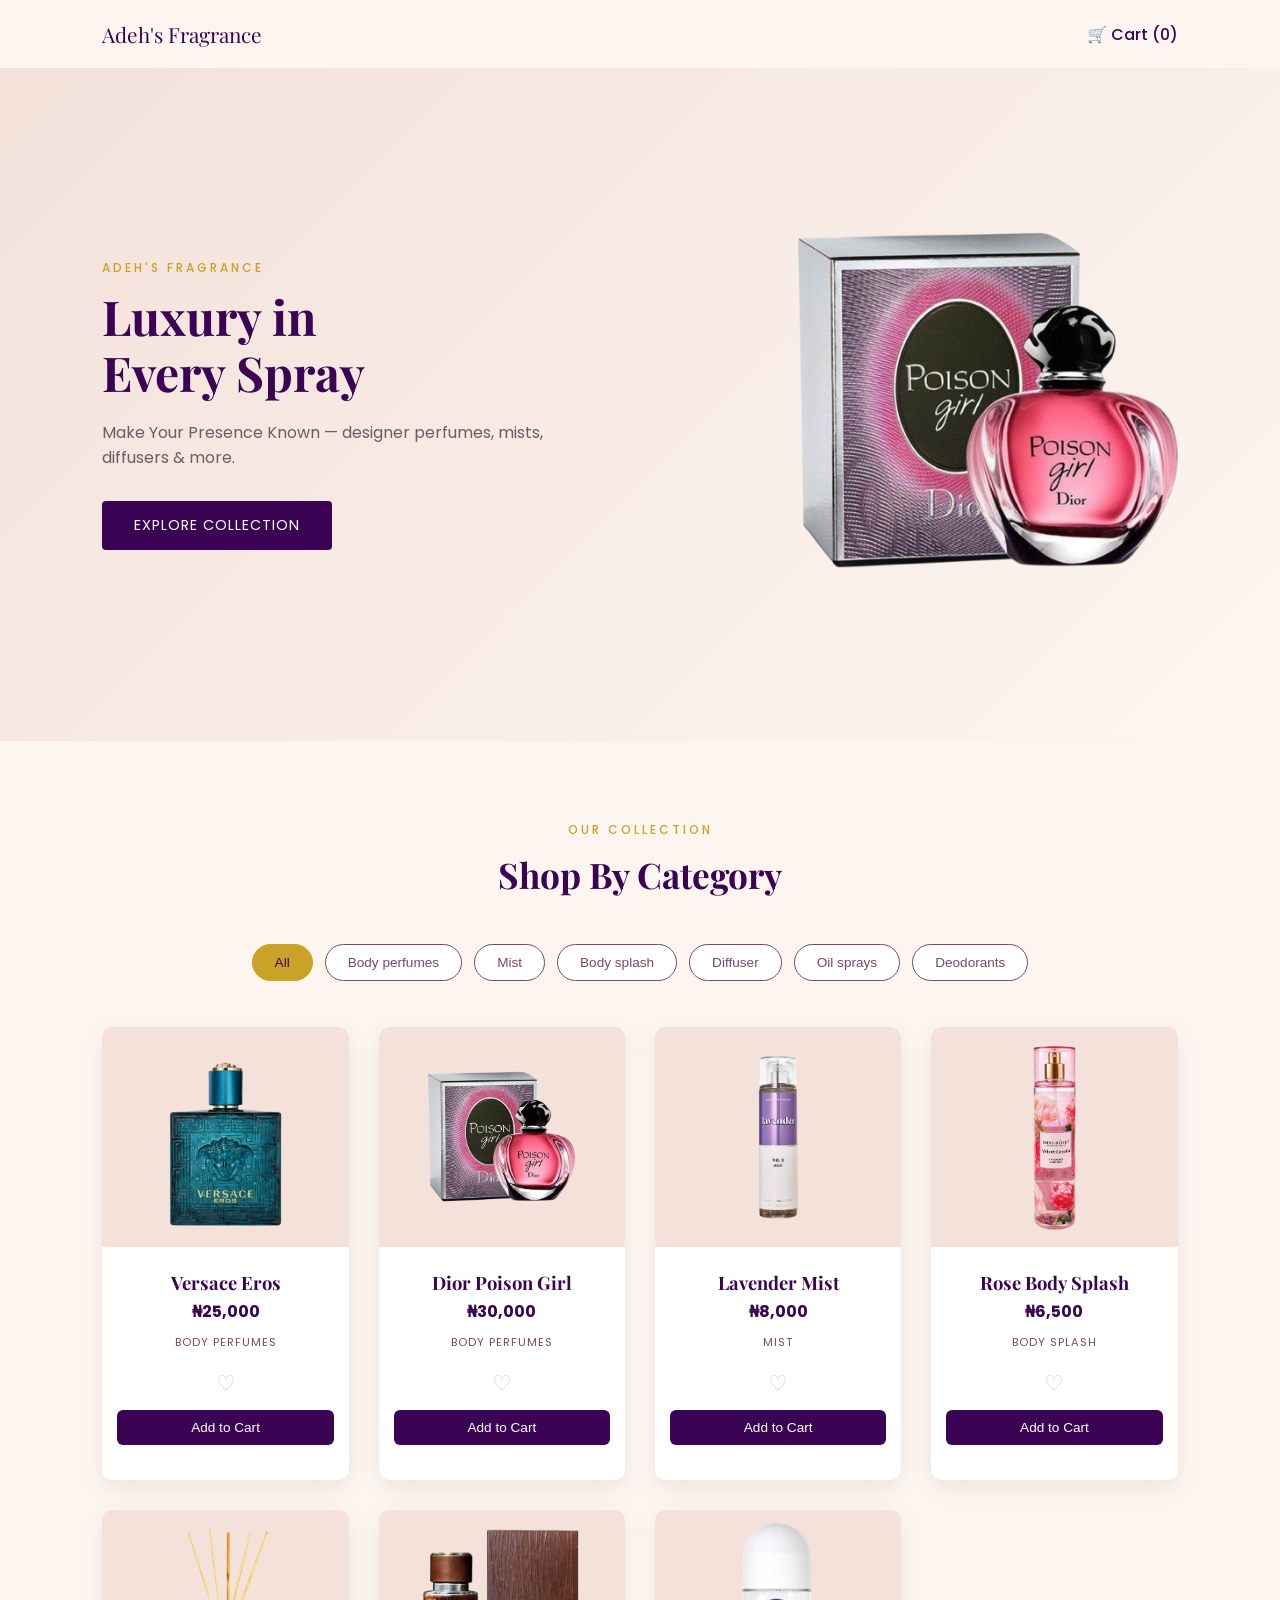
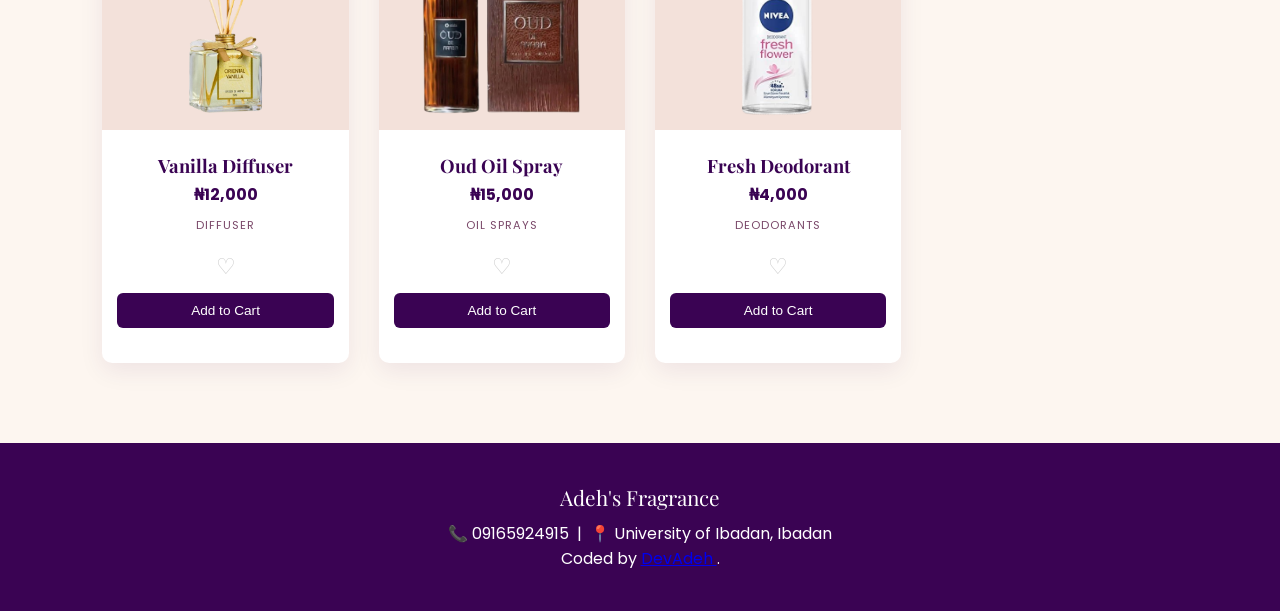
<file: index.html>
<!DOCTYPE html>
<html lang="en">
<head>
  <meta charset="UTF-8">
  <meta name="viewport" content="width=device-width, initial-scale=1.0">
  <title>Adeh's Fragrance - Luxury Scents</title>
  <link rel="icon" href="./assets/favicon.ico" type="image/x-icon">
  <link rel="preconnect" href="https://fonts.googleapis.com">
  <link href="https://fonts.googleapis.com/css2?family=Playfair+Display:wght@500;600;700&family=Poppins:wght@300;400;500;600&display=swap" rel="stylesheet">
  <link rel="stylesheet" href="style.css">
</head>
<body>
<div class="top-bar">
  <p class="logo">Adeh's Fragrance</p>
  <a href="cart.html" class="cart-link">🛒 Cart (<span id="cartCount">0</span>)</a>
</div>
  <!-- Hero Section -->
  <section class="hero">
    <div class="hero-text">
      <p class="eyebrow">Adeh's Fragrance</p>
      <h1>Luxury in<br>Every Spray</h1>
      <p class="hero-sub">Make Your Presence Known — designer perfumes, mists, diffusers &amp; more.</p>
      <a href="#products" class="btn-primary">Explore Collection</a>
    </div>
    <div class="hero-image">
     <img src="assets/poison.png" alt="Featured fragrance bottle">
    </div>
  </section>

  <!-- Products Section -->
  <section id="products" class="products-section">
    <p class="eyebrow center">Our Collection</p>
    <h2 class="section-title">Shop By Category</h2>

    <div class="filters" id="filters"></div>
    <div class="grid" id="productGrid"></div>
  </section>

  <!-- Footer -->
  <footer>
    <p class="footer-brand">Adeh's Fragrance</p>
    <p>📞 09165924915 &nbsp;|&nbsp; 📍 University of Ibadan, Ibadan</p>
    Coded by
    <a href="https://github.com/DevAdeh">
      DevAdeh 
    </a>.
  </footer>

  <script src="script.js"></script>
</body>
</html>
</file>
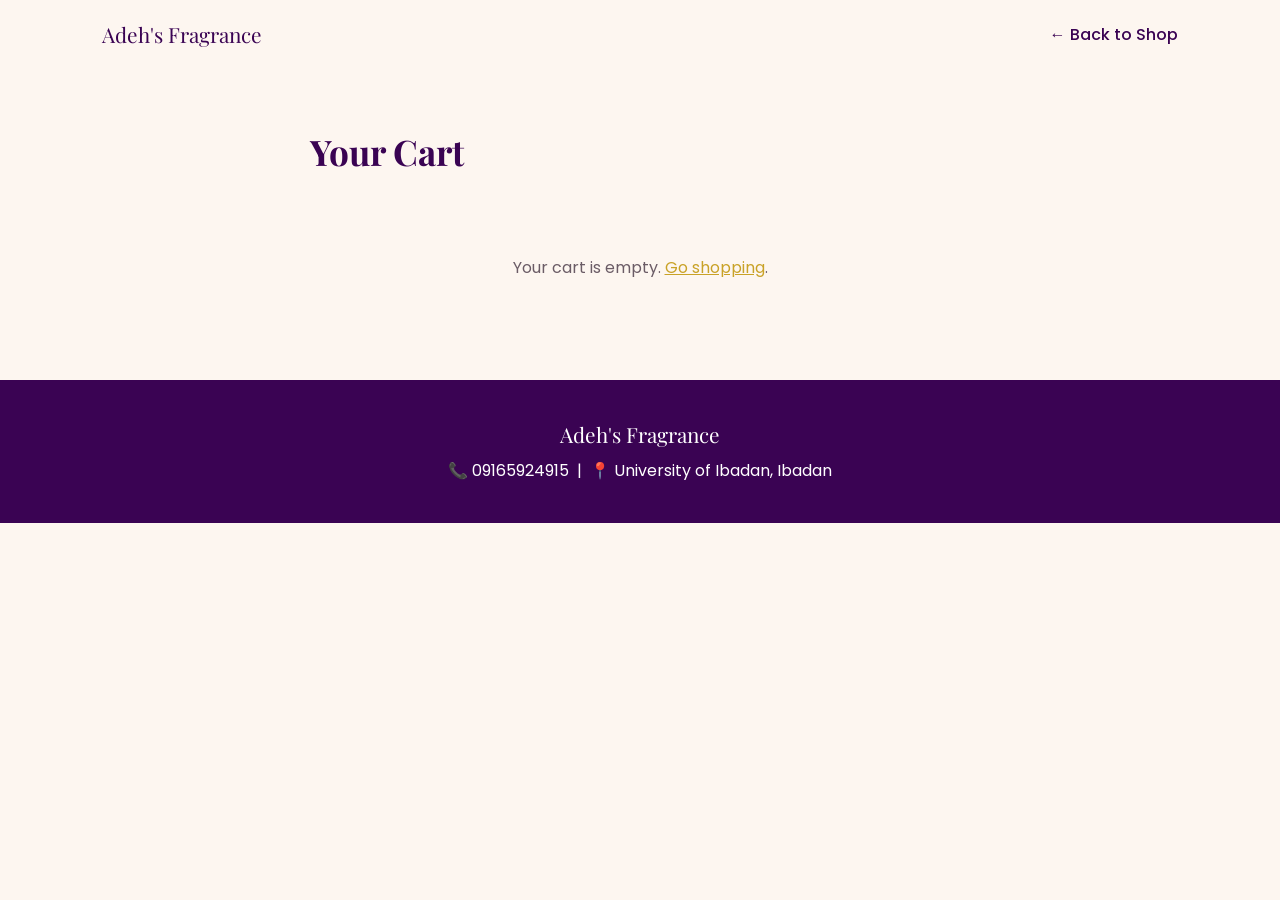
<file: cart.html>
<!DOCTYPE html>
<html lang="en">
<head>
  <meta charset="UTF-8" />
  <meta name="viewport" content="width=device-width, initial-scale=1.0" />
  <title>Cart- Adeh's Fragrance</title>
  <link rel="icon" href="./assetsfavicon.ico" type="image/x-icon">
  <link rel="preconnect" href="https://fonts.googleapis.com">
  <link href="https://fonts.googleapis.com/css2?family=Playfair+Display:wght@500;600;700&family=Poppins:wght@300;400;500&display=swap" rel="stylesheet">
  <link rel="stylesheet" href="style.css" />
</head>
<body>

  <div class="top-bar">
    <p class="logo">Adeh's Fragrance</p>
    <a href="index.html" class="cart-link">← Back to Shop</a>
  </div>

  <section class="cart-section">
    <h1 class="section-title">Your Cart</h1>
    <div id="cartItems"></div>
    <div id="cartTotal" class="cart-total"></div>
    <div id="emptyCart" class="empty-cart hidden">Your cart is empty. <a href="index.html">Go shopping</a>.</div>
  </section>

  <footer>
    <p class="footer-brand">Adeh's Fragrance</p>
    <p>📞 09165924915 &nbsp;|&nbsp; 📍 University of Ibadan, Ibadan</p>
  </footer>

  <script src="cart.js"></script>
</body>
</html>
</file>
<file: style.css>
:root {
  --dark: #3A0353;
  --primary: #7A4869;
  --accent: #C9A227;
  --cream: #FDF6F0;
  --blush: #F3E1DA;
  --white: #ffffff;
  --text-muted: #6B5C66;
}

* {
  margin: 0;
  padding: 0;
  box-sizing: border-box;
}

body {
  font-family: 'Poppins', sans-serif;
  background: var(--cream);
  color: var(--dark);
}

.eyebrow {
  text-transform: uppercase;
  letter-spacing: 3px;
  font-size: 0.75rem;
  color: var(--accent);
  font-weight: 500;
  margin-bottom: 12px;
}

.eyebrow.center {
  text-align: center;
}

/* Hero */
.hero {
  display: flex;
  align-items: center;
  justify-content: space-between;
  flex-wrap: wrap;
  gap: 40px;
  padding: 80px 8%;
  background: linear-gradient(135deg, var(--blush), var(--cream));
}

.hero-text {
  max-width: 480px;
}

.hero-text h1 {
  font-family: 'Playfair Display', serif;
  font-size: 3rem;
  line-height: 1.15;
  margin-bottom: 20px;
  color: var(--dark);
}

.hero-sub {
  color: var(--text-muted);
  margin-bottom: 30px;
  line-height: 1.6;
}

.btn-primary {
  display: inline-block;
  background: var(--dark);
  color: var(--white);
  text-decoration: none;
  padding: 14px 32px;
  border-radius: 4px;
  font-size: 0.9rem;
  letter-spacing: 1px;
  text-transform: uppercase;
  transition: 0.3s;
}

.btn-primary:hover {
  background: var(--accent);
  color: var(--dark);
}

.hero-image img {
  max-width: 380px;
  width: 100%;
  border-radius: 8px;
}

/* Products Section */
.products-section {
  padding: 80px 8%;
  text-align: center;
}

.section-title {
  font-family: 'Playfair Display', serif;
  font-size: 2.2rem;
  margin-bottom: 40px;
}

.filters {
  margin-bottom: 40px;
}

.filters button {
  background: var(--white);
  border: 1.5px solid var(--primary);
  color: var(--primary);
  padding: 10px 22px;
  margin: 6px;
  border-radius: 25px;
  cursor: pointer;
  font-weight: 500;
  font-size: 0.85rem;
  transition: 0.3s;
}

.filters button:hover {
  background: var(--primary);
  color: var(--white);
}

.filters button.active {
  background: var(--accent);
  color: var(--dark);
  border-color: var(--accent);
}

.grid {
  display: grid;
  grid-template-columns: repeat(auto-fit, minmax(240px, 1fr));
  gap: 30px;
  max-width: 1200px;
  margin: 0 auto;
}

.card {
  background: var(--white);
  padding: 0 0 20px;
  border-radius: 10px;
  text-align: center;
  overflow: hidden;
  box-shadow: 0 8px 24px rgba(58, 3, 83, 0.08);
  transition: transform 0.25s;
}

.card:hover {
  transform: translateY(-6px);
}

.card img {
  width: 100%;
  height: 220px;
  object-fit: contain;
  background: var(--blush, #F3E1DA);
  padding: 12px;
}

.card h3 {
  font-family: 'Playfair Display', serif;
  font-size: 1.15rem;
  margin: 16px 0 4px;
}

.card p {
  margin: 4px 0;
}

.card small {
  color: var(--primary);
  text-transform: uppercase;
  letter-spacing: 1px;
  font-size: 0.7rem;
}

.heart {
  display: inline-block;
  margin-top: 10px;
  cursor: pointer;
  font-size: 22px;
  color: #ccc;
  transition: 0.2s;
}

.heart.liked {
  color: var(--accent);
}

/* Footer */
footer {
  background: var(--dark);
  color: var(--white);
  text-align: center;
  padding: 40px 20px;
}

.footer-brand {
  font-family: 'Playfair Display', serif;
  font-size: 1.3rem;
  margin-bottom: 10px;
}

.attribution {

  margin-top: 20px;

  color: var(--slate-900);

  font-size: 11px;

  text-align: center;
}


.attribution a {

  color: hsl(228, 45%, 44%);
}
@media (max-width: 600px) {
  .hero {
    flex-direction: column;
    text-align: center;
  }
  .hero-text {
    max-width: 100%;
  }
}
.top-bar {
  display: flex;
  justify-content: space-between;
  align-items: center;
  padding: 20px 8%;
}

.top-bar .logo {
  font-family: 'Playfair Display', serif;
  font-size: 1.3rem;
  color: var(--dark);
}

.cart-link {
  text-decoration: none;
  color: var(--dark);
  font-weight: 500;
}

.add-cart-btn {
  display: block;
  width: calc(100% - 30px);
  margin: 10px auto 15px;
  background: var(--dark);
  color: var(--white);
  border: none;
  padding: 10px;
  border-radius: 6px;
  cursor: pointer;
  font-size: 0.85rem;
  transition: 0.3s;
}
.add-cart-btn:hover { background: var(--accent); color: var(--dark); }

.cart-section {
  max-width: 700px;
  margin: 0 auto;
  padding: 60px 20px;
}

.cart-item {
  display: flex;
  justify-content: space-between;
  align-items: center;
  background: var(--white);
  padding: 20px;
  border-radius: 10px;
  margin-bottom: 15px;
  flex-wrap: wrap;
  gap: 12px;
}

.qty-controls {
  display: flex;
  align-items: center;
  gap: 12px;
}

.qty-controls button {
  background: var(--blush);
  border: none;
  width: 28px;
  height: 28px;
  border-radius: 50%;
  cursor: pointer;
  font-size: 1rem;
}

.item-total { font-weight: 600; }

.remove-btn {
  background: none;
  border: none;
  color: var(--primary);
  text-decoration: underline;
  cursor: pointer;
  font-size: 0.85rem;
}

.cart-total {
  text-align: right;
  margin-top: 30px;
  font-family: 'Playfair Display', serif;
}

.empty-cart {
  text-align: center;
  padding: 40px 0;
  color: var(--text-muted);
}
.empty-cart a { color: var(--accent); }

.hidden { display: none; }
</file>
